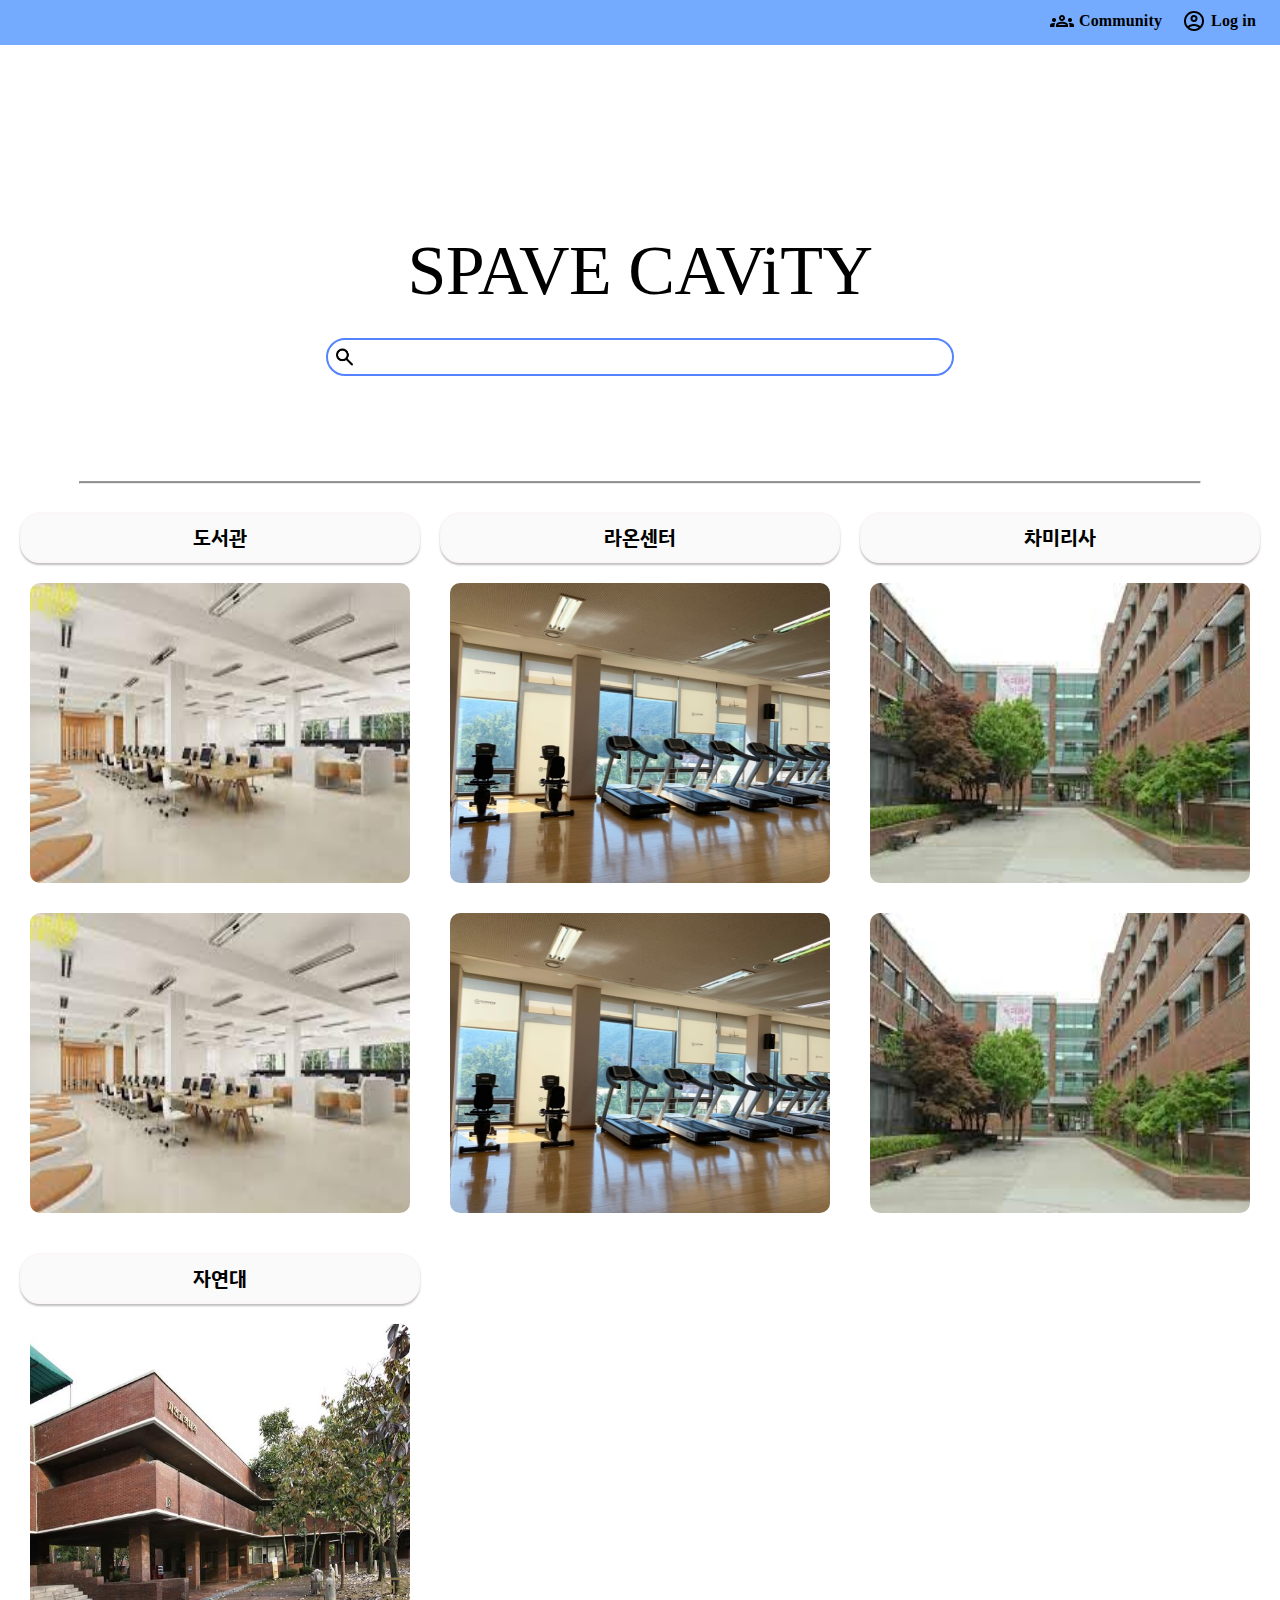
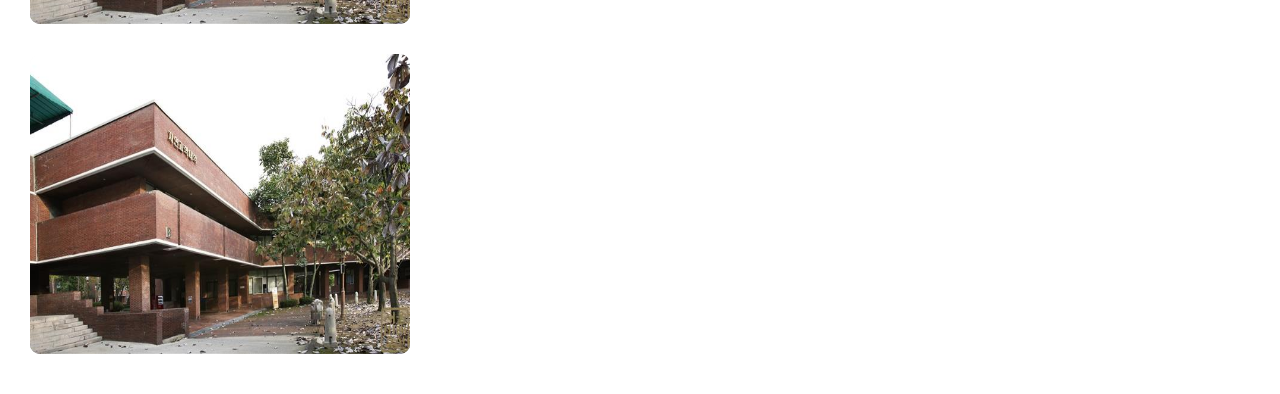
<file: hack/index.html>
<!-- 
덕성여자대학교 2023 해커톤_ 팀13_ 웹11_ 공강공간공장장 
공강 시간 활용 사이트_ 메인 페이지_ html  
-->



<!DOCTYPE html> 
<html lang="en">


<head>
    <meta charset="UTF-8">
    <meta http-equiv="X-UA-Compatible" content="IE=edge">
    <meta name="viewport" content="width=device-width, initial-scale=1.0">

    <!-- 사이트 제목  -->
    <title>우주공강</title>

    <!-- 폰트 적용 -->
    <link rel="preconnect" href="https://fonts.googleapis.com">
    <link rel="preconnect" href="https://fonts.gstatic.com" crossorigin>
    <link
        href="https://fonts.googleapis.com/css2?family=Black+Han+Sans&family=IBM+Plex+Sans+KR:wght@300&family=Oswald&display=swap"
        rel="stylesheet">
    <link rel="preconnect" href="https://fonts.googleapis.com">
    <link rel="preconnect" href="https://fonts.gstatic.com" crossorigin>
    <link
        href="https://fonts.googleapis.com/css2?family=Black+Han+Sans&family=IBM+Plex+Sans+KR:wght@300;400&family=Oswald&display=swap"
        rel="stylesheet">

    <!-- css 파일  -->
    <link rel="stylesheet" type="text/css" href="main.css">
</head>


<body>
    <header>
        <!-- 커뮤니티, 로그인/회원가입 버튼 -->
        <div class="header-icons">
            <a class="right-button" href="table.html" target="iframe1">
              <img src="media/groups.png" alt="커뮤니티">
              <span><strong>Community</strong></span>
            </a>
            
            <a class="right-button" href="login.html" target="iframe1">
              <img src="media/account_circle.png" alt="로그인/회원가입">
              <span><strong>Log in</strong></span>
            </a>
          </div>
    <br>

    </header>
    <!-- 중앙 타이틀 -->
    <h1>SPAVE CAViTY</h1>
    
    <br><br>

    <nav>
        <!-- 중앙 검색창 -->
        <div class="search">
            <input type="text" id="clickable-element">
            <img class="search_icon" src="media/돋보기_아이콘.png">
        </div>
    </nav>

<br><br><br><br>
<hr>

    <section>
        <!-- 카테고리 별 콘텐츠 -->
        <div class="grid-container">
            <div class="column">
                <div class="item text">도서관</div>
                <div class="item image">
                  <img src="media/library.jfif" alt="Image 1" class="image-effect">
                </div>
                <div class="item image">
                  <img src="media/library.jfif" alt="Image 1" class="image-effect">
                </div>
              </div>
              
            <div class="column">
              <div class="item text">라온센터</div>
              <div class="item image"><img src="media/laon.jpg" alt="Image 1"></div>
              <div class="item image"><img src="media/laon.jpg" alt="Image 1"></div>
              
            </div>
            <div class="column">
              <div class="item text">차미리사</div>
              <div class="item image"><img src="media/chamiri.jfif" alt="Image 1"></div>
              <div class="item image"><img src="media/chamiri.jfif" alt="Image 1"></div>

            </div>
            <div class="column">
              <div class="item text">자연대</div>
              <div class="item image"><img src="media/jayeon.jpg" alt="Image 1"></div>
              <div class="item image"><img src="media/jayeon.jpg" alt="Image 1"></div>
           
            </div>
          </div>
    </section>

</body>

</html>
</file>
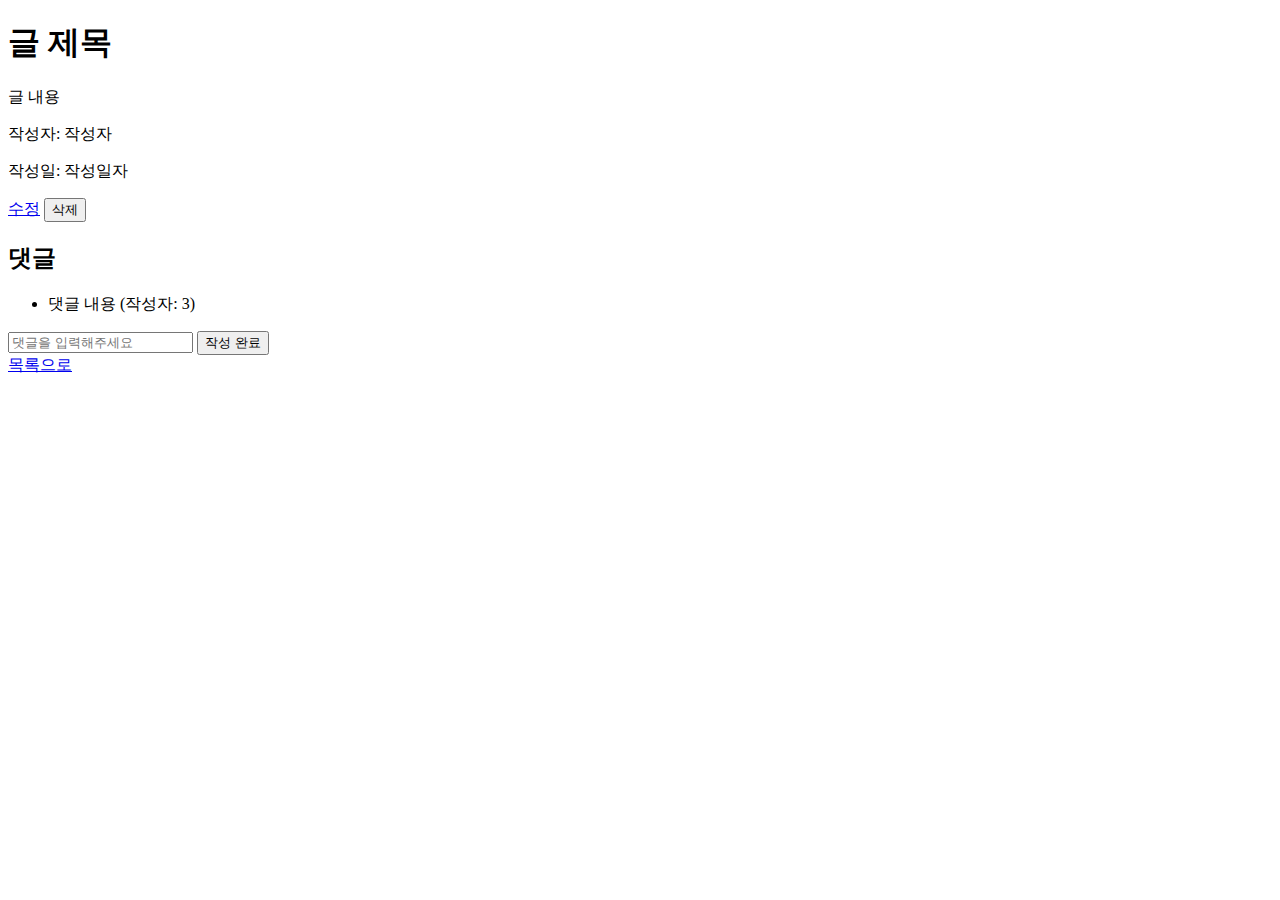
<file: hack/boardDetail.html>
<!DOCTYPE html>
<html lang="en">
<head>
    <meta charset="UTF-8">
    <meta http-equiv="X-UA-Compatible" content="IE=edge">
    <meta name="viewport" content="width=device-width, initial-scale=1.0">
    <title>게시글 상세보기</title>
</head>
<body>
    <h1 id="boardTitle"></h1>
    <p id="boardBody"></p>
    <p>작성자: <span id="boardWriter"></span></p>
    <p>작성일: <span id="boardDate"></span></p>
    <a href="#" id="updateLink">수정</a>
    <button id="deleteButton">삭제</button>

    <h2>댓글</h2>
    <ul id="commentList">
        <!-- 댓글 목록을 동적으로 생성 -->
    </ul>

    <form id="commentForm">
        <input type="hidden" id="writerId" value="3">
        <input type="text" id="commentBody" placeholder="댓글을 입력해주세요">
        <input type="submit" value="작성 완료">
    </form>
    <a href="/board">목록으로</a>

    <script>
        const board = {
            id: 1,
            title: '글 제목',
            body: '글 내용',
            writer: '작성자',
            insertDate: '작성일자'
        };

        const comments = [
            { body: '댓글 내용', writerId: 3, insertDate: '댓글 작성일자' },
            // ...
        ];

        const boardTitle = document.getElementById('boardTitle');
        const boardBody = document.getElementById('boardBody');
        const boardWriter = document.getElementById('boardWriter');
        const boardDate = document.getElementById('boardDate');
        const updateLink = document.getElementById('updateLink');
        const deleteButton = document.getElementById('deleteButton');
        const commentList = document.getElementById('commentList');
        const commentForm = document.getElementById('commentForm');
        const writerId = document.getElementById('writerId');
        const commentBody = document.getElementById('commentBody');

        boardTitle.textContent = board.title;
        boardBody.textContent = board.body;
        boardWriter.textContent = board.writer;
        boardDate.textContent = board.insertDate;

        updateLink.href = `/board/update/${board.id}`;
        deleteButton.addEventListener('click', () => {
            // 삭제 요청 보내는 로직
        });

        comments.forEach(comment => {
            const li = document.createElement('li');
            li.textContent = `${comment.body} (작성자: ${comment.writerId})`;
            commentList.appendChild(li);
        });

        commentForm.addEventListener('submit', event => {
            event.preventDefault();
            const newComment = {
                body: commentBody.value,
                writerId: writerId.value
            };
            // 새 댓글 추가 요청 보내는 로직
            const li = document.createElement('li');
            li.textContent = `${newComment.body} (작성자: ${newComment.writerId})`;
            commentList.appendChild(li);
            commentBody.value = '';
        });
    </script>
</body>
</html>
</file>
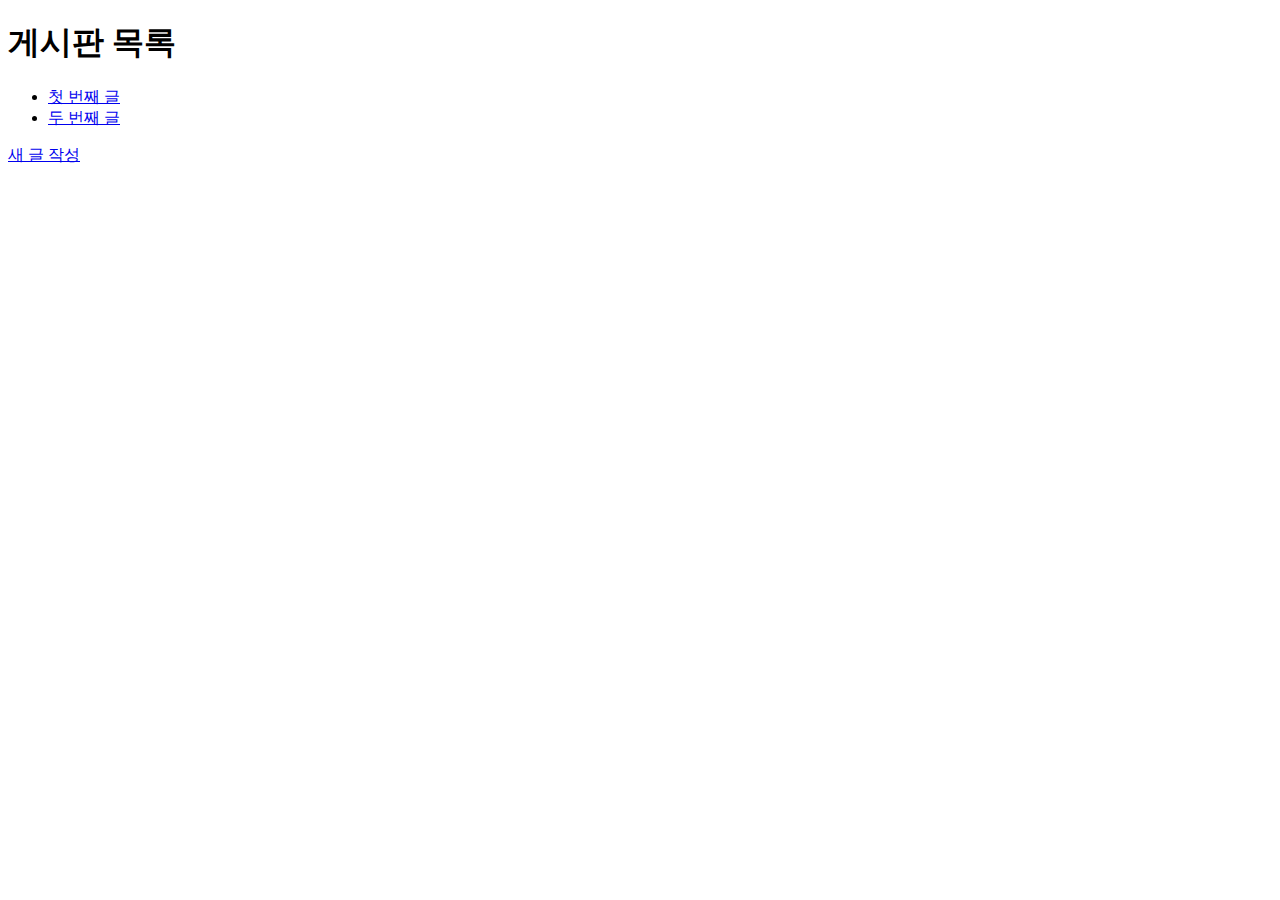
<file: hack/boardList.html>
<!DOCTYPE html>
<html lang="en">
<head>
    <meta charset="UTF-8">
    <meta http-equiv="X-UA-Compatible" content="IE=edge">
    <meta name="viewport" content="width=device-width, initial-scale=1.0">
    <title>게시판 목록</title>
</head>
<body>
    <h1>게시판 목록</h1>
    <ul id="boardList">
        <!-- 게시글 목록을 동적으로 생성 -->
    </ul>
    <a href="/board/create">새 글 작성</a>

    <script>
        // 서버로부터 게시글 목록을 받아와서 동적으로 생성
        const boardList = [
            { id: 1, title: '첫 번째 글' },
            { id: 2, title: '두 번째 글' },
            // ...
        ];

        const boardListElement = document.getElementById('boardList');
        boardList.forEach(board => {
            const li = document.createElement('li');
            const a = document.createElement('a');
            a.href = `/board/${board.id}`;
            a.textContent = board.title;
            li.appendChild(a);
            boardListElement.appendChild(li);
        });
    </script>
</body>
</html>
</file>
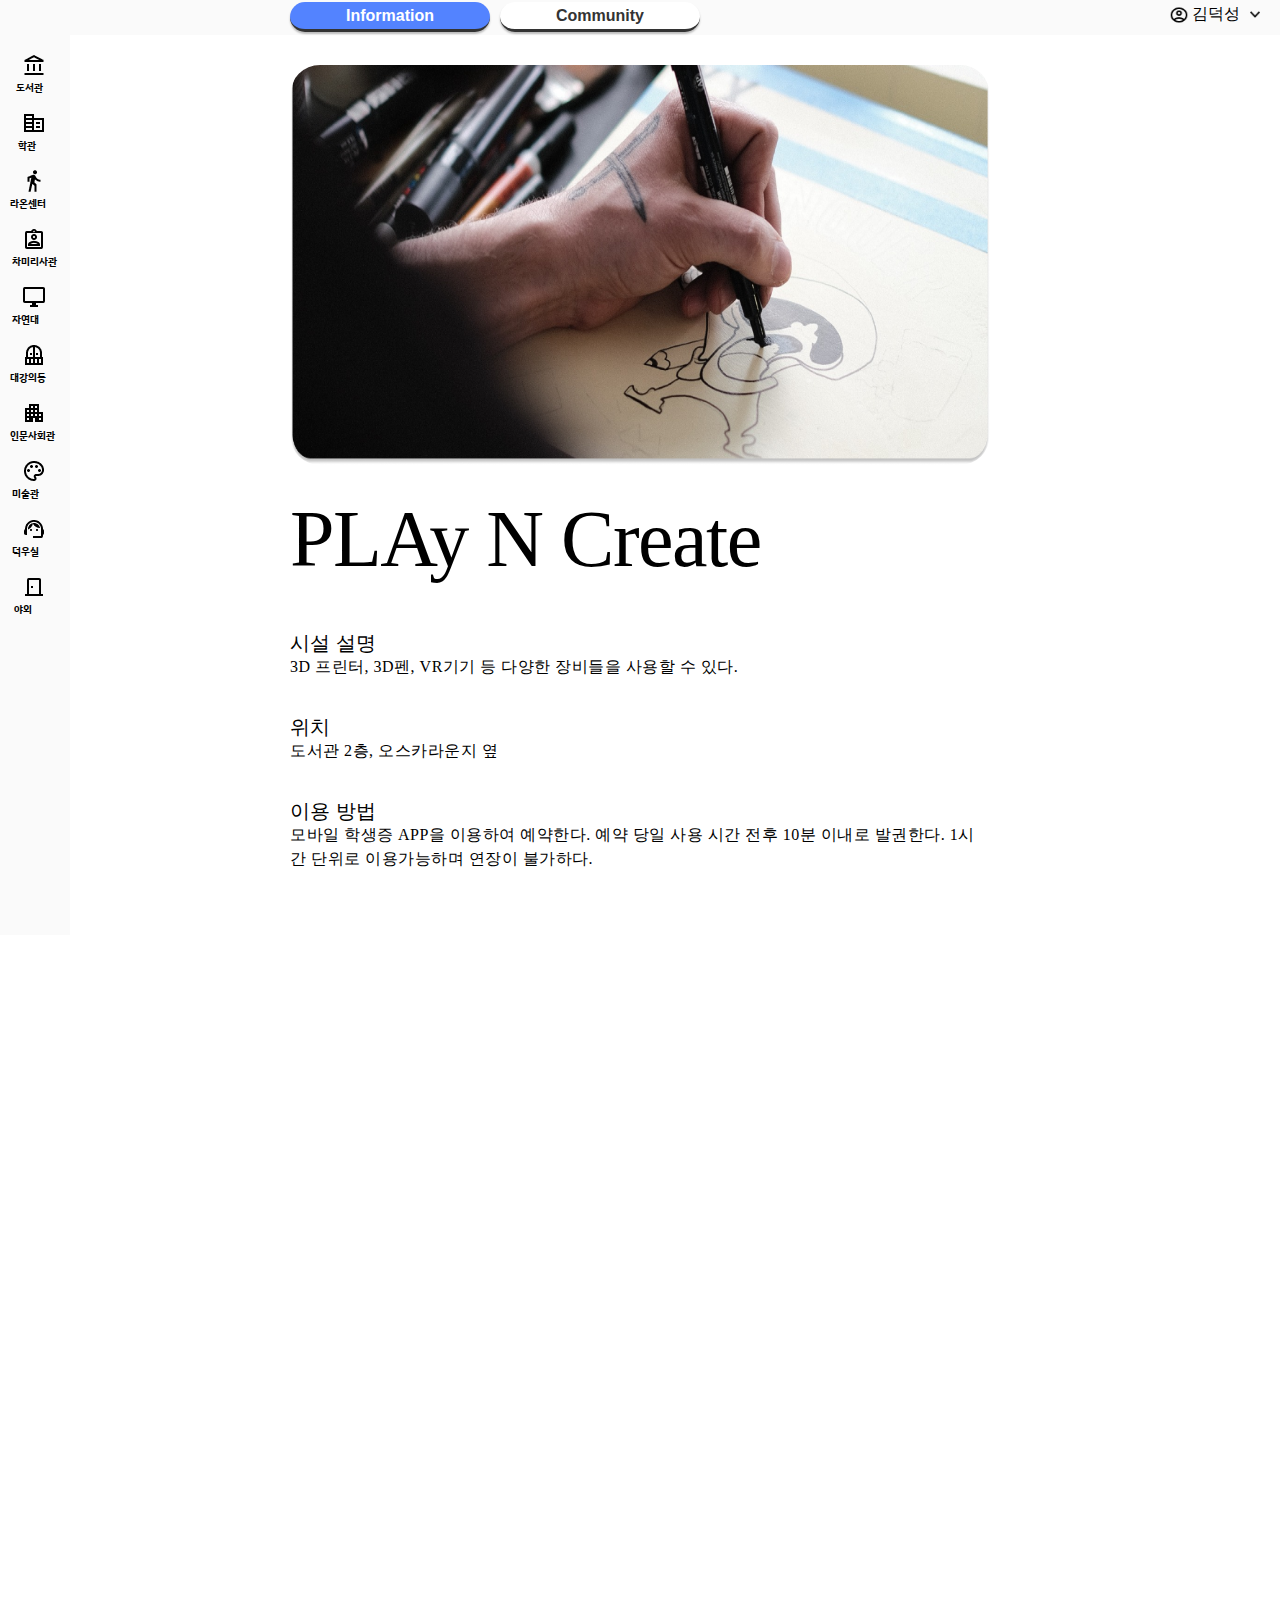
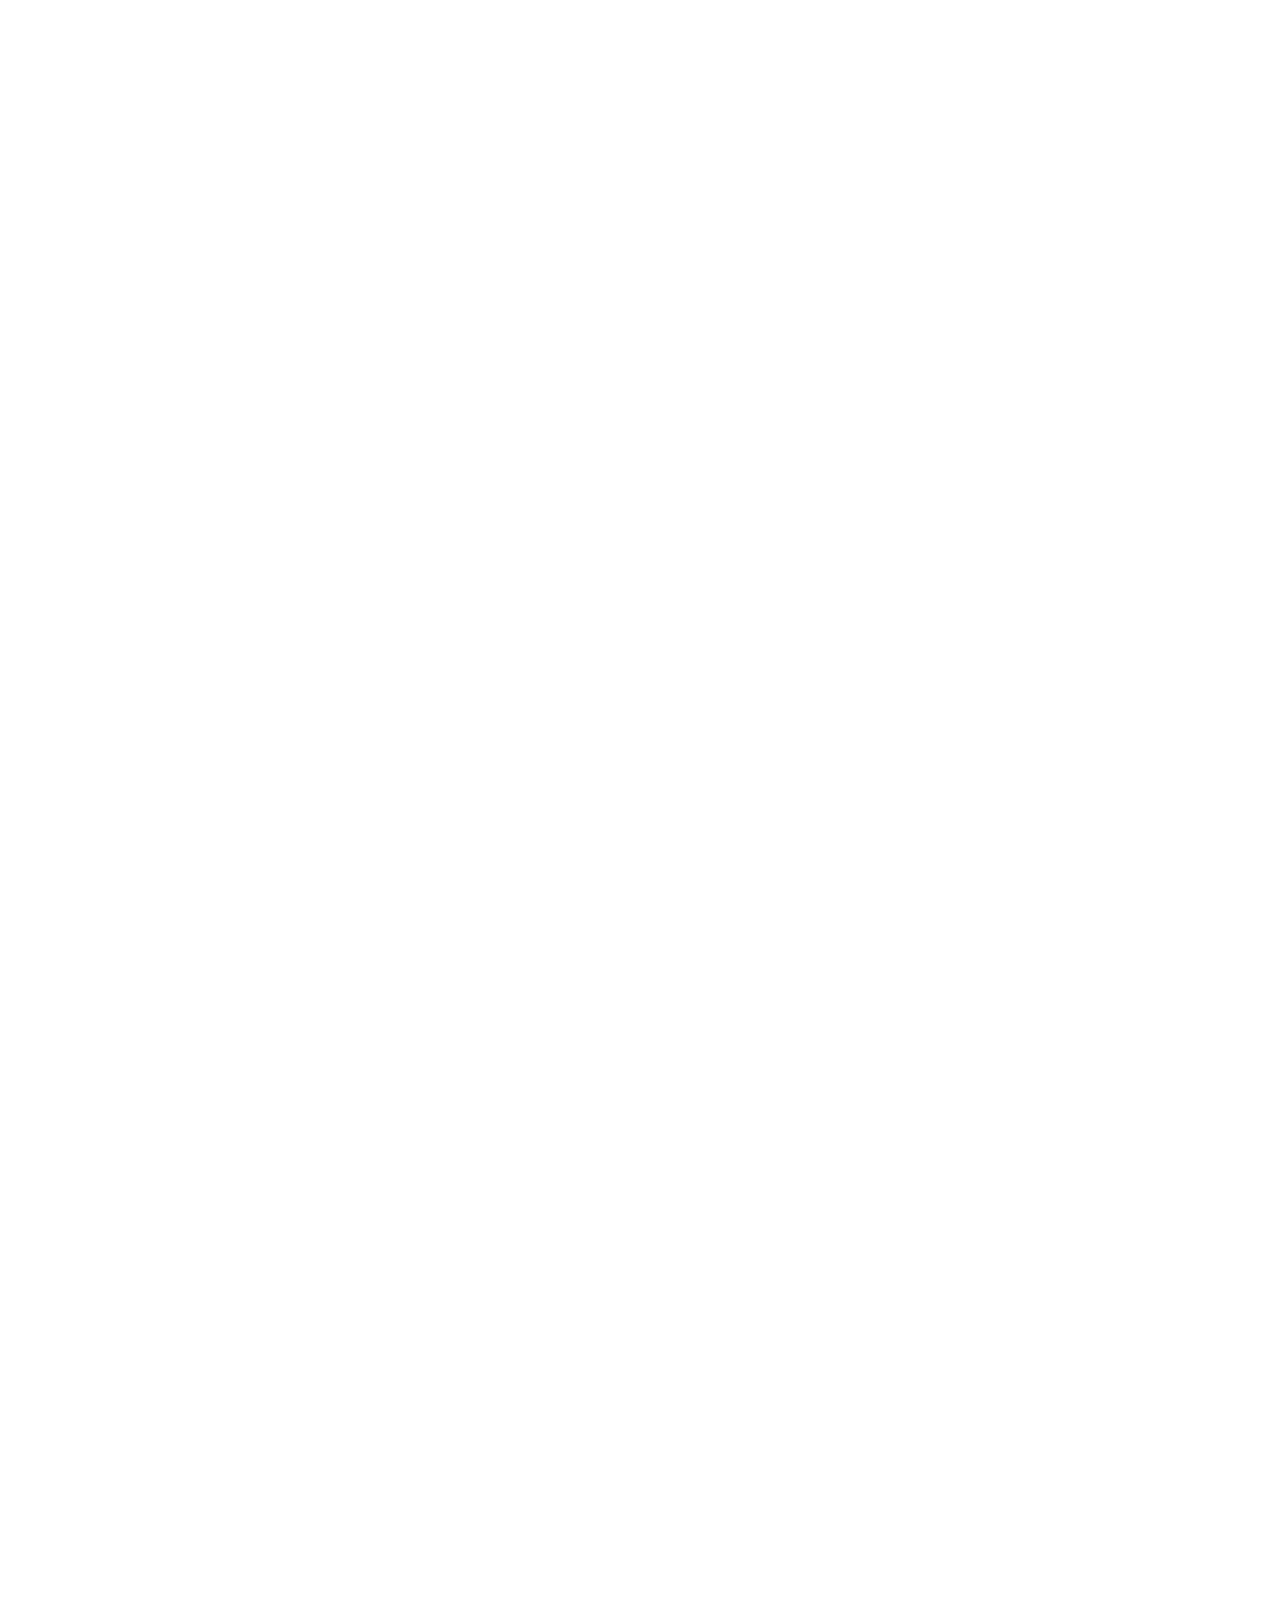
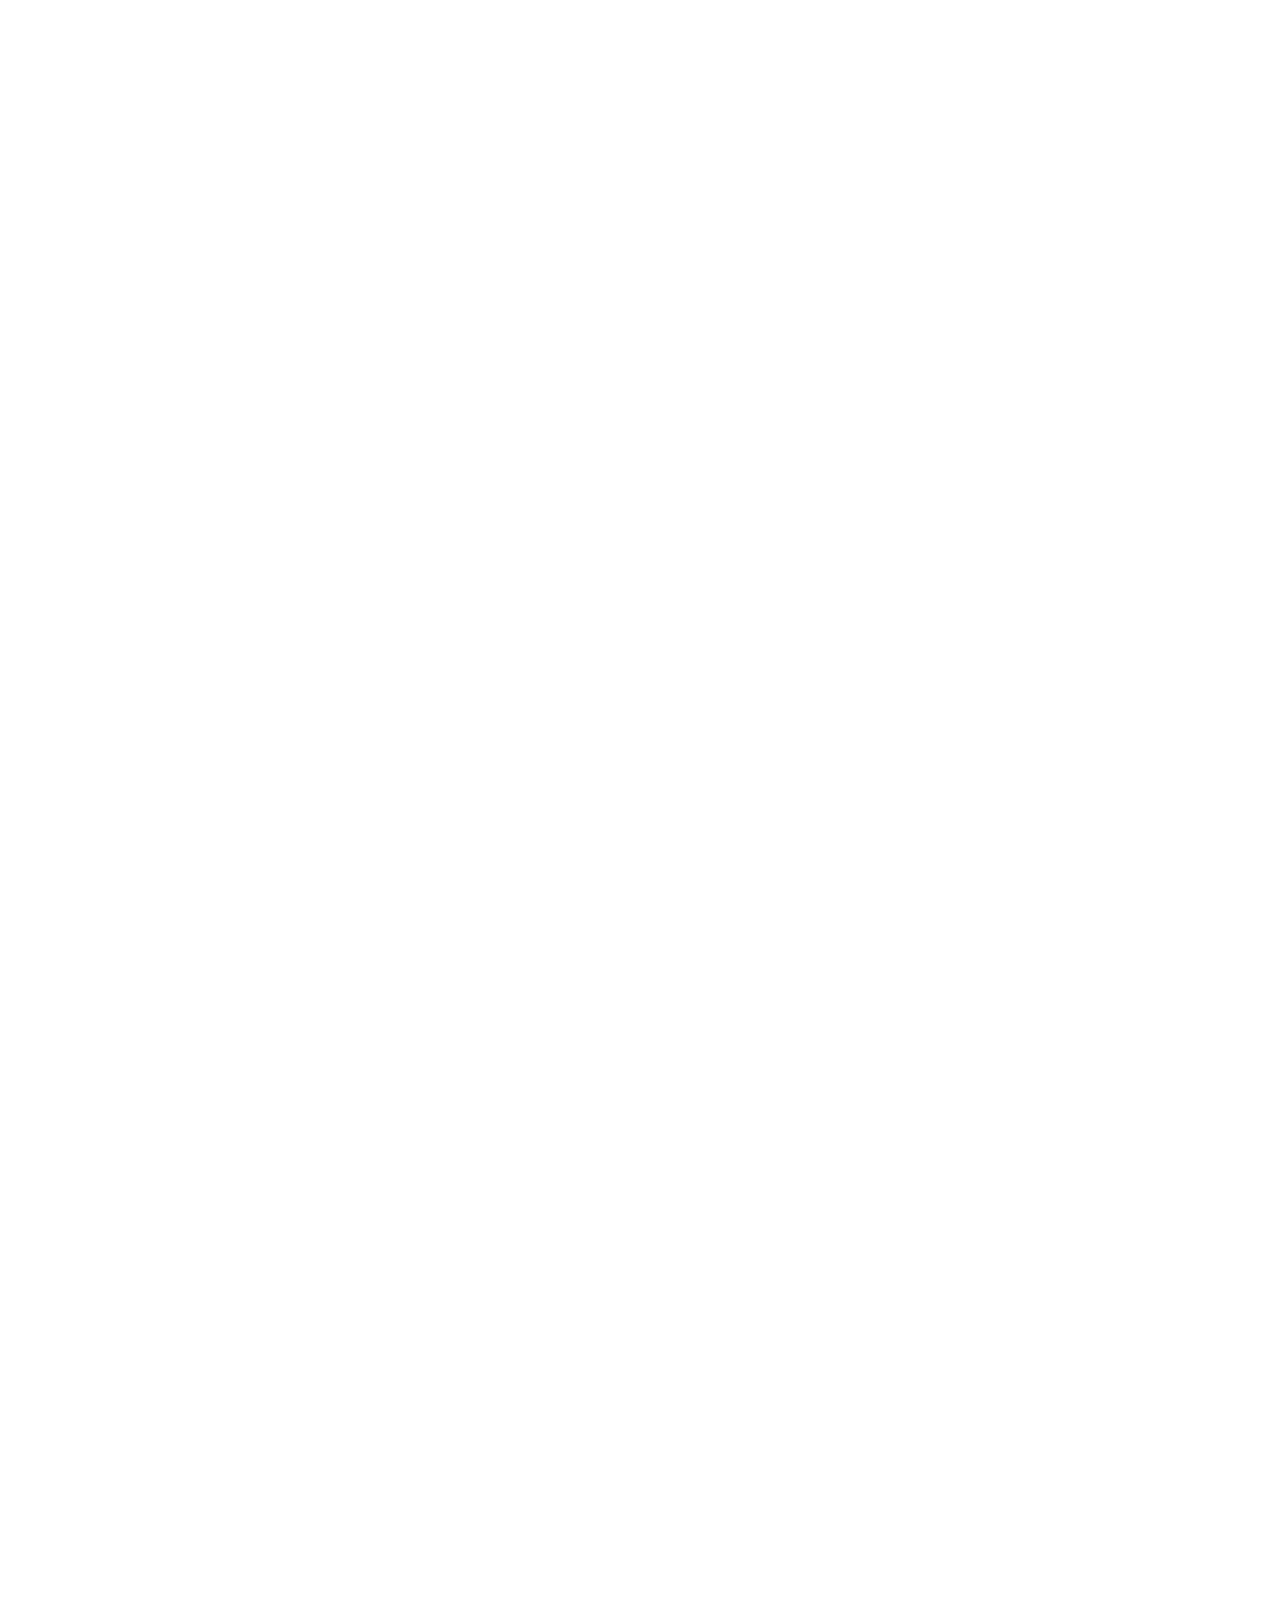
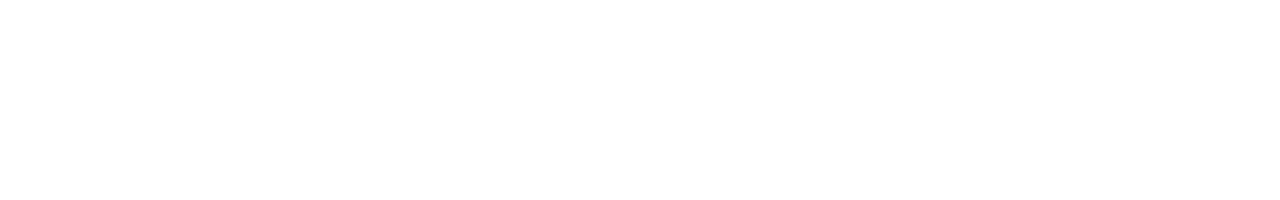
<file: hack/detail.html>
<!DOCTYPE html>
<html>

<head>
    <script>
        function fn_spread(id) {
            var getID = document.getElementById(id);
            getID.style.display = (getID.style.display == 'block') ? 'none' : 'block';
        }
        const items = document.querySelectorAll('.item');
        const infoBox = document.querySelector('.info');

        items.forEach(item => {
            item.addEventListener('click', () => {
                // 다른 정보 박스는 숨기기
                infoBox.style.display = 'none';

                // 클릭한 아이템의 아래에 있는 정보 박스 보이기
                infoBox.style.display = 'block';
                item.insertAdjacentElement('afterend', infoBox);
            });
        });
    </script>
    <meta charset="UTF-8">
    <meta http-equiv="X-UA-Compatible" content="IE=edge">
    <meta name="viewport" content="width=device-width, initial-scale=1.0">

    <!-- 사이트 제목  -->
    <title>우주공강</title>

    <!-- 폰트 적용 -->
    <link rel="preconnect" href="https://fonts.googleapis.com">
    <link rel="preconnect" href="https://fonts.gstatic.com" crossorigin>
    <link
        href="https://fonts.googleapis.com/css2?family=Black+Han+Sans&family=IBM+Plex+Sans+KR:wght@300&family=Oswald&display=swap"
        rel="stylesheet">
    <link rel="preconnect" href="https://fonts.googleapis.com">
    <link rel="preconnect" href="https://fonts.gstatic.com" crossorigin>
    <link
        href="https://fonts.googleapis.com/css2?family=Black+Han+Sans&family=IBM+Plex+Sans+KR:wght@300;400&family=Oswald&display=swap"
        rel="stylesheet">

    <!-- css 파일  -->
    <link rel="stylesheet" href="detail.css">
</head>

<body>
    <header>
        <!-- 상단 -->
        <div class="header-icons">
            <img lass="header-icons" src="media/Icon_우주공강.png" alt="Icon_우주공강">&nbsp;
            <span class="header-icons"><strong>SPACE CAViTY</strong></span>
        </div>


        <aside id="right" class="header-icons">
            <div class="user-profile">
                <img class="anonymous_icon" src="media/account_circle.png">
                <span class="user-name">김덕성</span>
                <img class="dropdown-icon" src="media/expand_more.png">
                <div class="dropdown-content">
                    <svg xmlns="http://www.w3.org/2000/svg" width="68" height="68" viewBox="0 0 68 68" fill="none" style="position: relative; top:8px; left: 8px;">
                        <g filter="url(#filter0_d_295_412)">
                          <circle cx="34" cy="32" r="32" fill="#D9D9D9"/>
                        </g>
                        <defs>
                          <filter id="filter0_d_295_412" x="0" y="0" width="68" height="68" filterUnits="userSpaceOnUse" color-interpolation-filters="sRGB">
                            <feFlood flood-opacity="0" result="BackgroundImageFix"/>
                            <feColorMatrix in="SourceAlpha" type="matrix" values="0 0 0 0 0 0 0 0 0 0 0 0 0 0 0 0 0 0 127 0" result="hardAlpha"/>
                            <feOffset dy="2"/>
                            <feGaussianBlur stdDeviation="1"/>
                            <feComposite in2="hardAlpha" operator="out"/>
                            <feColorMatrix type="matrix" values="0 0 0 0 0 0 0 0 0 0 0 0 0 0 0 0 0 0 0.25 0"/>
                            <feBlend mode="normal" in2="BackgroundImageFix" result="effect1_dropShadow_295_412"/>
                            <feBlend mode="normal" in="SourceGraphic" in2="effect1_dropShadow_295_412" result="shape"/>
                          </filter>
                        </defs>
                      </svg>
                      <span id="name">김덕성</span>
                      <span id="idname">@dukwoChego</span>
                    
                    <hr class="menu-list">
                    <ul class="menu-list">
                        <span class="menu-list">My Page</span>
                        <a><p class="menu-list">내가 쓴 글</p></a>
                    </ul>
                </div>
            </div>
        </aside>


    </header>
    </div>
    <!-- 분리선 -->
    <div class="v-line">
    </div>

    <aside id="left">
        <section class="side-bar__icon-box">
            <section class="side-bar__icon-1">
                <div></div>
                <div></div>
                <div></div>
            </section>
        </section>
        <ul id="side">
            <li id="location-list">
                <img class="icon" src="media/account_balance.png">
                <a class="ano" href="./computer.html" target="iframe1">&nbsp;&nbsp;&nbsp;도서관</a>
                <ul>
                    <li class="ano"><a href="#">덕성다움</a></li>
                    <li class="ano"><a href="#">PLAy N Create</a></li>
                    <li class="ano"><a href="#">수면실</a></li>
                    <li class="ano"><a href="#">오스카라운지</a></li>
                    <li class="ano"><a href="#">멀티미디어실</a></li>
                </ul>
            </li>
            <li id="location-list">
                <img class="icon" src="media/corporate_fare.png">
                <a class="ano" href="./clothing.html" target="iframe1">&nbsp;&nbsp;&nbsp;&nbsp;학관</a>
                <ul>
                    <li><a href="#">text1</a></li>
                    <li><a href="#">text2</a></li>
                    <li><a href="#">text3</a></li>
                    <li><a href="#">text4</a></li>
                </ul>
            </li>
            <li id="location-list">
                <img class="icon" src="media/directions_walk.png">
                <a class="ano" href="./music.html" target="iframe1" style="margin-left: -2px">&nbsp;&nbsp;&nbsp;라온센터</a>
                <ul>
                    <li><a href="#">text1</a></li>
                    <li><a href="#">text2</a></li>
                    <li><a href="#">text3</a></li>
                    <li><a href="#">text4</a></li>
                </ul>
            </li>
            <li id="location-list">
                <img class="icon" src="media/assignment_ind.png">
                <a class="ano" href="./movie.html" target="iframe1">&nbsp;차미리사관</a>
                <ul>
                    <li><a href="#">text1</a></li>
                    <li><a href="#">text2</a></li>
                    <li><a href="#">text3</a></li>
                    <li><a href="#">text4</a></li>
                </ul>
            </li>
            <li id="location-list">
                <img class="icon" src="media/desktop_windows.png">
                <a class="ano" href="./music.html" target="iframe1" style="margin-left: -2px">&nbsp;&nbsp;&nbsp;&nbsp;자연대</a>
                <ul>
                    <li><a href="#">text1</a></li>
                    <li><a href="#">text2</a></li>
                    <li><a href="#">text3</a></li>
                    <li><a href="#">text4</a></li>
                </ul>
            </li>
            <li id="location-list">
                <img class="icon" src="media/balcony.png">
                <a class="ano" href="./music.html" target="iframe1" style="margin-left: -2px">&nbsp;&nbsp;&nbsp;대강의동</a>
                <ul>
                    <li><a href="#">text1</a></li>
                    <li><a href="#">text2</a></li>
                    <li><a href="#">text3</a></li>
                    <li><a href="#">text4</a></li>
                </ul>
            </li>
            <li id="location-list">
                <img class="icon" src="media/apartment.png">
                <a class="ano" href="./music.html" target="iframe1" style="margin-left: -2px">&nbsp;&nbsp;&nbsp;인문사회관</a>
                <ul>
                    <li><a href="#">text1</a></li>
                    <li><a href="#">text2</a></li>
                    <li><a href="#">text3</a></li>
                    <li><a href="#">text4</a></li>
                </ul>
            </li>

            <li id="location-list">
                <img class="icon" src="media/palette.png">
                <a class="ano" href="./music.html" target="iframe1" style="margin-left: -2px">&nbsp;&nbsp;&nbsp;&nbsp;미술관</a>
                <ul>
                    <li><a href="#">text1</a></li>
                    <li><a href="#">text2</a></li>
                    <li><a href="#">text3</a></li>
                    <li><a href="#">text4</a></li>
                </ul>
            </li>

            <li id="location-list">
                <img class="icon" src="media/support_agent.png">
                <a class="ano" href="./music.html" target="iframe1" style="margin-left: -2px">&nbsp;&nbsp;&nbsp;&nbsp;덕우실</a>
                <ul>
                    <li><a href="#">text1</a></li>
                    <li><a href="#">text2</a></li>
                    <li><a href="#">text3</a></li>
                    <li><a href="#">text4</a></li>
                </ul>
            </li>

            <li id="location-list">
                <img class="icon" src="media/door_back.png">
                <a class="ano" href="./music.html" target="iframe1" style="margin-left: -2px">&nbsp;&nbsp;&nbsp;&nbsp;&nbsp;야외</a>
                <ul>
                    <li><a href="#">text1</a></li>
                    <li><a href="#">text2</a></li>
                    <li><a href="#">text3</a></li>
                    <li><a href="#">text4</a></li>
                </ul>
            </li>


        </ul>
    </aside>

    <!-- 상단 바 -->
    <nav>
        <div class="tabs">
            <input id="all" type="radio" name="tab_item" checked>
            <label class="tab_item" for="all"><span>Information</span></label>
            <input id="programming" type="radio" name="tab_item">
            <label class="tab_item" for="programming"><span>Community</span></label>            
            <div class="tab_content" id="all_content">
                <img class="icons" src="media/Info_Image.png">
                <br>
                <h1 class="title">PLAy N Create</h1>
                <br><br>
                <h3 class="title">시설 설명</h3>
                <p class="title">3D 프린터, 3D펜, VR기기 등 다양한 장비들을 사용할 수 있다.</p>

                <br><br>

                <h3 class="title">위치</h3>
                <p class="title">도서관 2층, 오스카라운지 옆</p>

                <br><br>

                <h3 class="title">이용 방법</h3>
                <p class="title">모바일 학생증 APP을 이용하여 예약한다.
                    예약 당일 사용 시간 전후 10분 이내로 발권한다.
                    1시간 단위로 이용가능하며 연장이 불가하다.</p>
            </div>
            <div class="tab_content" id="programming_content">
                <img class="icons" src="x.svg">
            </div>

    </nav>




</body>

</html>
</file>
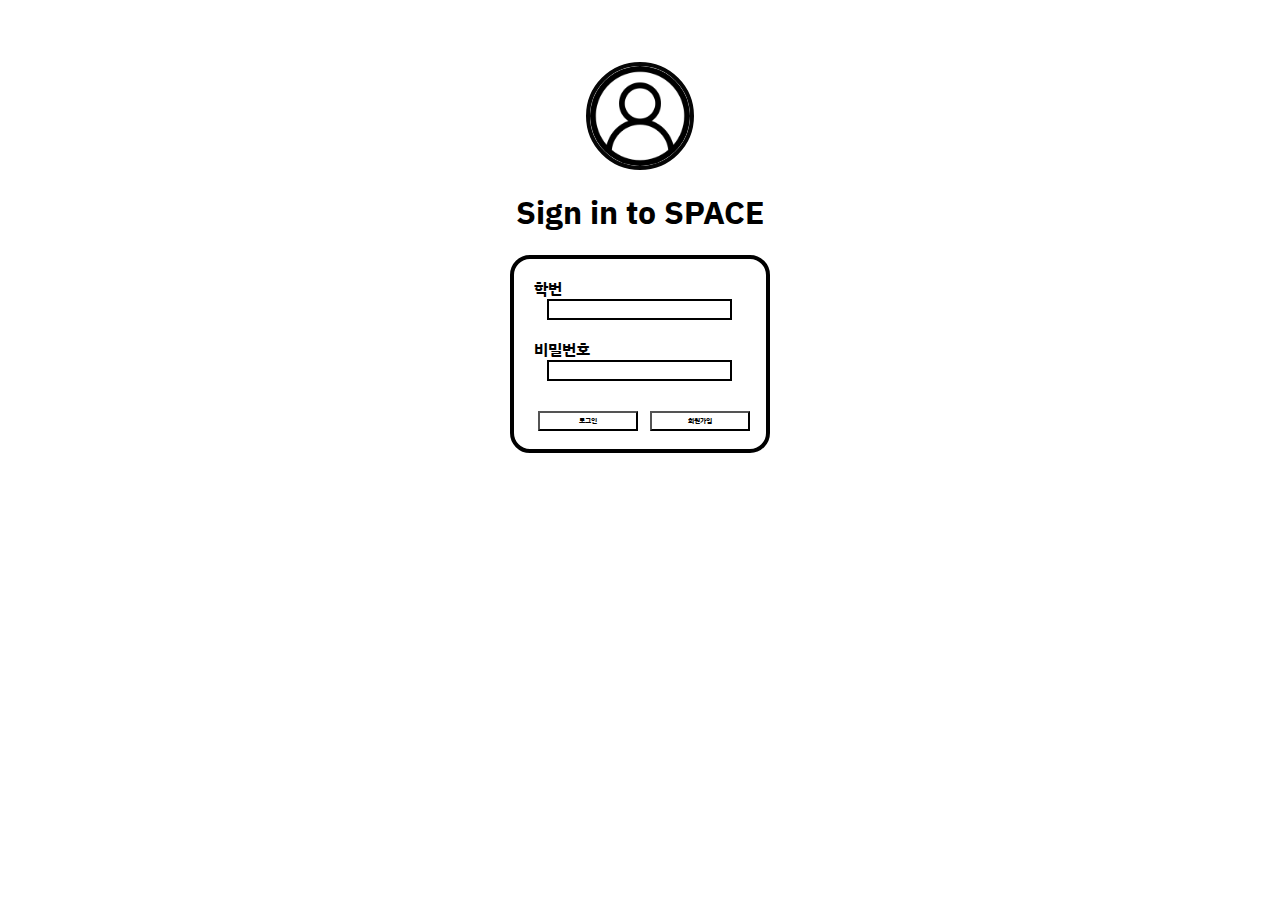
<file: hack/login.html>
<!DOCTYPE html>
<html lang="en">
    <head>
        <meta charset="UTF-8">
        <meta http-equiv="X-UA-Compatible" content="IE=edge">
        <meta name="viewport" content="width=device-width, initial-scale=1.0">
    
        <!-- 사이트 제목  -->
        <title>덕성여대 공강사이트</title>
    
        <!-- 폰트 적용 -->
        <link rel="preconnect" href="https://fonts.googleapis.com">
        <link rel="preconnect" href="https://fonts.gstatic.com" crossorigin>
        <link
            href="https://fonts.googleapis.com/css2?family=Black+Han+Sans&family=IBM+Plex+Sans+KR:wght@300&family=Oswald&display=swap"
            rel="stylesheet">
        <link rel="preconnect" href="https://fonts.googleapis.com">
        <link rel="preconnect" href="https://fonts.gstatic.com" crossorigin>
        <link
            href="https://fonts.googleapis.com/css2?family=Black+Han+Sans&family=IBM+Plex+Sans+KR:wght@300;400&family=Oswald&display=swap"
            rel="stylesheet">
    
        <!-- css 파일  -->
        <link rel="stylesheet" type="text/css" href="table.css">
    </head>
<body>
    <header>
        <!-- 커뮤니티, 로그인/회원가입 버튼 -->
        
        <br><br><br>

        <div>
            <img class="anonymous_icon" src="media/익명_아이콘.png">
        </div>
        
    </header>
    <h1>Sign in to SPACE</h1>

    <div class = border1>
        <br>
        <span class="anony">학번</span>
        <div class="search">
            <input type="text">
        </div><br>
        <span class="anony">비밀번호</span>

        <div class="search">
            <input type="text">
        </div>
        <br>
    
        <!-- 로그인 회원가입 버튼  -->
        <div style="text-align: center;">
            <input class="kategorie" type="button" value="로그인">
            <input class="kategorie" type="button" value="회원가입">
        </div>
        <br>
    </div>
</body>
</html>
</file>
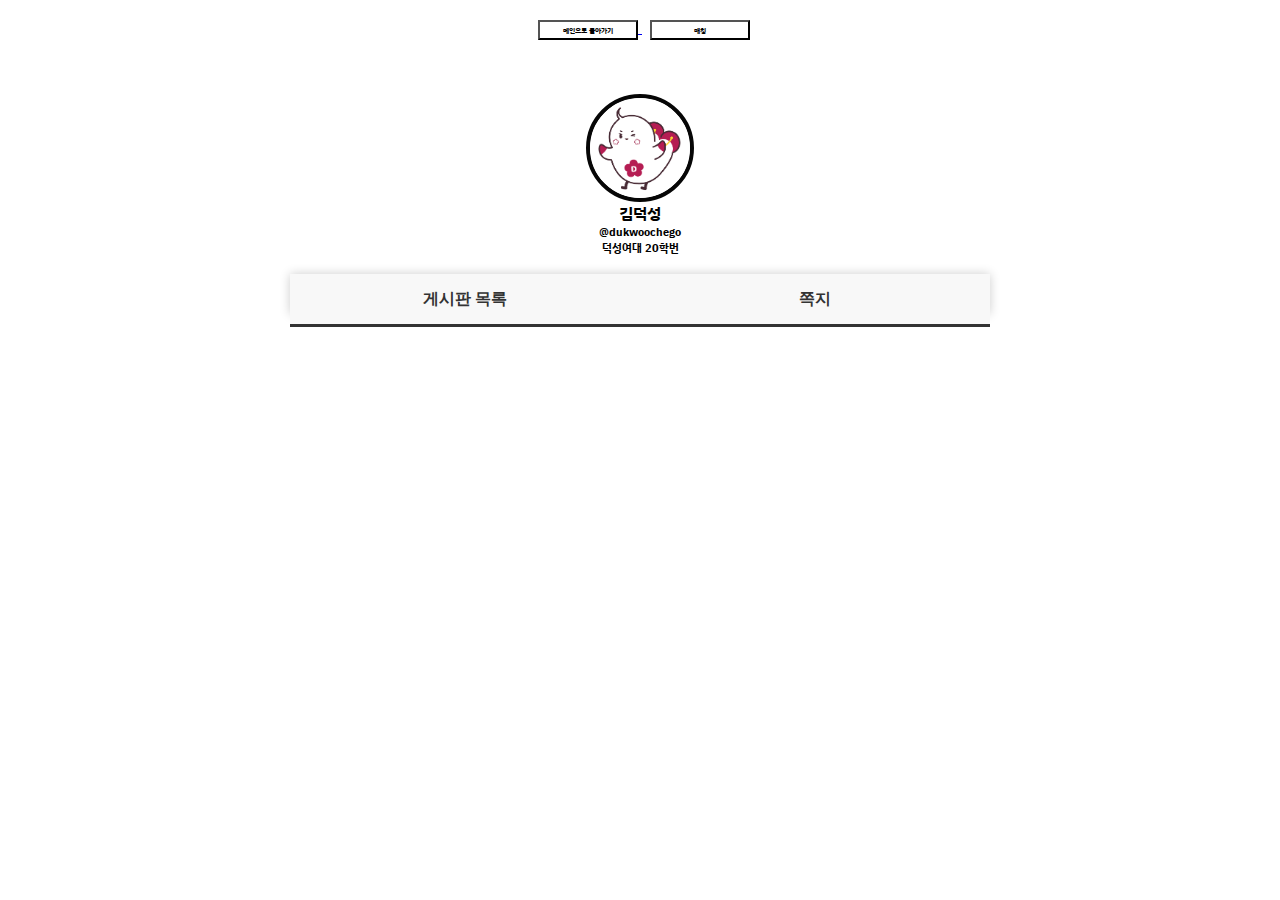
<file: hack/table.html>
<!DOCTYPE html>
<html lang="ko">
<head>
    <meta charset="UTF-8">
    <meta http-equiv="X-UA-Compatible" content="IE=edge">
    <meta name="viewport" content="width=device-width, initial-scale=1.0">

    <!-- 사이트 제목  -->
    <title>덕성여대 공강시간표</title>

    <!-- 폰트 적용 -->
    <link rel="preconnect" href="https://fonts.googleapis.com">
    <link rel="preconnect" href="https://fonts.gstatic.com" crossorigin>
    <link href="https://fonts.googleapis.com/css2?family=Black+Han+Sans&family=IBM+Plex+Sans+KR:wght@300&family=Oswald&display=swap" rel="stylesheet">
    <link rel="preconnect" href="https://fonts.googleapis.com">
    <link rel="preconnect" href="https://fonts.gstatic.com" crossorigin>
    <link href="https://fonts.googleapis.com/css2?family=Black+Han+Sans&family=IBM+Plex+Sans+KR:wght@300;400&family=Oswald&display=swap" rel="stylesheet">
    <style>
        table {
          width: 100%;
          border: 1px solid #444444;
          border-collapse: collapse;
        }
        th, td {
          border: 1px solid #444444;
        }
    </style>
    <link rel="stylesheet" type="text/css" href="table.css">
</head>
<body>
    <header>
        <!-- 커뮤니티, 로그인/회원가입 버튼 -->
        <div class="header-icons">
            <div style="text-align: center;">
                <a href="index.html" target="iframe1">
                    <input class="kategorie" type="button" value="메인으로 돌아가기" >
                </a>
                <a href="match.html" target="iframe1">
                    <input class="kategorie" type="button" value="매칭">
                </a>
            </div>
        </div>
        
        <br><br><br>
      
        <div>
            <img class="anonymous_icon" src="media/ds.png">
        </div>
        <span class="anonymous_text">김덕성</span>
        <h6 class="anonymous_text1">@dukwoochego</h6>
        <h6 class="anonymous_text1">덕성여대 20학번</h6>
    </header>

    <br>
    <!-- 카테고리 버튼  -->
    <div class="tabs"> 
        <input id="programming" type="radio" name="tab_item">
        <label class="tab_item" for="programming">게시판 목록</label>
        <input id="design" type="radio" name="tab_item">
        <label class="tab_item" for="design">쪽지</label>
        
        <div class="tab_content" id="programming_content">
            <h1>게시판 목록</h1>
            <ul id="boardList">
                <!-- 게시글 목록을 동적으로 생성 -->
            </ul>
            <a href="/board/create">새 글 작성</a>
        </div>
        <div class="tab_content" id="design_content">
            Thanks a lot
        </div>
    </div>
    
    <script>
        // 서버로부터 게시글 목록을 받아와서 동적으로 생성
        const boardList = [
            { id: 1, title: '첫 번째 글' },
            { id: 2, title: '두 번째 글' },
            // ...
        ];

        const boardListElement = document.getElementById('boardList');
        boardList.forEach(board => {
            const li = document.createElement('li');
            const a = document.createElement('a');
            a.href = `/board/${board.id}`;
            a.textContent = board.title;
            li.appendChild(a);
            boardListElement.appendChild(li);
        });
    </script>
</body>
</html>
</file>
<file: hack/main.css>
/* 
덕성여자대학교 2023 해커톤_ 팀13_ 웹11_ 공강공간공장장 
공강 시간 활용 사이트_ 메인 페이지_ css  
*/

body {
  margin: 0px;
}

/* 중앙 타이틀  */
h1 {
  color: #000;
  text-align: center;
  font-feature-settings: 'clig' off, 'liga' off;

  /* _H2_Noto Sans KR_Light_60px */
  font-family: Noto Sans KR;
  font-size: 70px;
  font-style: normal;
  font-weight: 300;
  line-height: 72px;
  /* 120% */
  letter-spacing: -0.5px;
  margin-top: 190px;
  margin-bottom: 20px;
  position: relative;
}


/* 중앙 검색창 */
.search {
  display: flex;
  justify-content: center;
  align-items: center;
  width: 100%;
  max-width: 628px;
  margin: 0 auto;
  position: relative;
  top: -25px;
}

input[type=text] {
  text-align: center;
  width: 100%;
  height: 32px;
  font-size: 15px;
  padding-left: 30px;
  border-radius: 24px;
  border: 2px solid var(--primary-primary-normal, #5383FF);
  background: #FFF;
}

.search_icon {
  width: 17px;
  position: absolute;
  left: 10px;
  top: 50%;
  transform: translateY(-50%);
}

input[type=text]:focus {
  border: 2px solid #74ABFF;
}



/* 카테고리 버튼 */
.kategorie {
  width: 100px;
  height: 32px;
  flex-shrink: 0;
  font-size: 15px;
  border: 0px solid black;
  border-radius: 16px;
  background: var(--grayscale-f-0, #F0F0F0);
  background-color: transparent;
  margin-left: 8px;
  margin-top: -10px;


  color: #000;
  text-align: center;
  font-feature-settings: 'clig' off, 'liga' off;
  background: #F0F0F0;

  /* _Body 2_Noto Sans KR_Regular_14px */
  font-family: Noto Sans KR;
  font-size: 14px;
  font-style: normal;
  font-weight: 400;
  line-height: 20px;
  /* 142.857% */
  letter-spacing: 0.25px;

  width: 100px;
  height: 32px;
  flex-shrink: 0;
}

.kategorie:hover {
  background-color: #74ABFF;
}




/* 커뮤니티, 로그인/회원가입 버튼 */

.header-icons {
  display: flex;
  align-items: center;
  justify-content: space-between;
  gap: 20px;
  /* 아이콘과 텍스트 사이의 간격 */
  top: 9px;
}

.right-button {
  text-decoration: none;
  display: flex;
  align-items: center;
  gap: 5px;
  /* 아이콘과 텍스트 사이의 간격 */
}

.right-button img {
  max-width: 40px;
  /* 이미지 최대 너비 */
}


img.right-button {
  width: 24px;
  height: 24px;
}

a.right-button {
  text-decoration: none;
  color: #000;
  font-feature-settings: 'clig' off, 'liga' off;

  /* _Subtitle 1_Noto Sans KR_Regular_16px */
  font-family: Noto Sans KR;
  font-size: 16px;
  font-style: normal;
  font-weight: 400;
  line-height: 24px;
  /* 150% */
  letter-spacing: 0.15px;
}

.header-icons {
  display: flex;
  justify-content: flex-end;
  align-items: center;
  position: relative;
  right: 24px;
}

.icon-text {
  display: flex;
  align-items: center;
  margin-left: 16px;
}

.community_icon {
  display: flex;
  margin-top: 0px;
  margin-right: -8px;
  width: 21.8px;
  height: 21.8px;
}

.community_button {
  background-color: #fff;
  color: #333;
}

header {
  position: relative;
  width: 100%;
  height: 45px;
  background-color: #74ABFF;
}

.anonymous_icon {
  display: flex;
  position: relative;
  margin-top: 0px;
  width: 18px;
  height: 18px;

}

.community_text {
  margin-left: 10px;
  margin-right: 14px;
  font-family: 'IBM Plex Sans KR', sans-serif;
  font-weight: bold;
}

.anonymous_text {
  margin-left: 4px;
  font-family: 'IBM Plex Sans KR', sans-serif;
  font-weight: bold;
}


.image {
  grid-column: span 1;
}

@media (min-width: 768px) {
  .grid-container {
    grid-template-columns: repeat(auto-fit, minmax(350px, 1fr));
  }

  .text,
  .image {
    grid-column: span 1;
  }
}

.anonymous_icon {
  display: flex;
  justify-content: center;
  align-items: center;
  width: 100%;
  max-width: 500px;
  margin: 0 auto;
  position: relative;
  width: 100px;
  height: 100px;
  border: 4px solid #060606;
  /* 테두리 스타일과 색상 지정 */
  border-radius: 50%;
  /* 원형 테두리를 위한 속성 */
}


/* 카테고리 별 콘텐츠 */

.grid-container {
  display: grid;
  grid-template-columns: repeat(auto-fit, minmax(250px, 1fr));
  gap: 20px;
  padding: 20px;
  font-family: 'IBM Plex Sans KR', sans-serif;
  font-weight: bold;
  font-size: 20px;
}

.column {
  display: flex;
  flex-direction: column;
}

.item {
  padding: 10px;
  margin-bottom: 10px;

  
}

.text {
  grid-column: span 1;
  display: flex;
  align-items: center;
  justify-content: center;
  border: 2px solid black;
  border: 2px solid rgb(252, 247, 247);
  background-color: #FAFAFA;
  border-radius: 15px;
  box-shadow: 0px 2px 2px 0px rgba(0, 0, 0, 0.25);

  border-radius: 20px;
background: var(--grayscale-fa, #FAFAFA);
}

.image {
  grid-column: span 1;
  
}

@media (min-width: 768px) {
  .grid-container {
    grid-template-columns: repeat(auto-fit, minmax(350px, 1fr));
  }

  .text,
  .image {
    grid-column: span 1;
  }
}

/* 이미지 크기 설정 */
.item.image img {

  height: 300px;
  display: flex;
  justify-content: center;
  align-items: center;
  width: 100%;
  max-width: 500px;
  margin: 0 auto;
  position: relative;

  border-radius: 10px;
background: linear-gradient(360deg, rgba(0, 0, 0, 0.50) 0%, rgba(0, 0, 0, 0.00) 100%);

}

/* 수평선 */
hr {
  width: 1120px;
height: 1px;
background: #8C8C8C;
}
</file>
<file: hack/detail.css>
/*  모든 요소들은 default 마진, 패딩 제거 */
* {
  margin: 0;
  padding: 0;
}

/* 상단  */
header {
  position: fixed;
  position: relative;
  width: 100%;
  height: 35px;
  background: var(--grayscale-fa, #FAFAFA);
}

/* 화면에 너무 붙어 있어서...  */
body {
  padding: 0px;
  margin: 0px;
}

/* header 영역  */
header a {
  text-decoration: none;
  color: #333333;
}


/* 왼쪽 사이드 메뉴 */
aside#left {
  float: left;
  margin-right: 1em;
  width: 70px;
  height: 100%;
  flex-shrink: 0;
  background: var(--grayscale-fa, #FAFAFA);
  margin: 0;
}

ul#side {
  position: relative;
  top: 10px;
  left: 4px;
}

aside#left ul {
  list-style: none
}

#left li {
  width: 100px;
  align-content: center;
  padding: 8px 2px;
}

aside#left ul li a {
  color: black;
  text-decoration: none;

}
#location-list {
  width: 60px;
}

#location-list:hover {
  background-color: rgb(222, 222, 222);
  border-radius: 10px;
}

aside#right {
  float: right;
  width: 100px;
}

aside#main {
  float: left;
}

/* 2차 이상의 메뉴를 숨기기 */
#left>ul ul {
  display: none;
  position: fixed;
}

/* 사이트의 높이를 5000px로 만들어 스크롤 생성 */
body {
  height: 5000px;
}

/* 사이드바의 너비와 높이를 변수를 통해 통제 */
:root {
  --side-bar-width: 250px;
  --side-bar-height: 90vh;
}

#left {
  position: fixed;
  /* 스크롤을 따라오도록 지정 */
  width: var(--side-bar-width);
  min-height: var(--side-bar-height);
  /* 사이드바의 높이를 전체 화면 높이의 90%로 지정 */
  margin-top: calc((100vh - var(--side-bar-height)) / 2);
  /* 사이드바 위와 아래의 마진을 동일하게 지정 */
}

/* 자식의 position이 absolute일 때 자식을 영역 안에 가두어 준다 */
#left>ul>li {
  position: relative;
  width: 60px;
}

/* 모든 메뉴가 마우스 인식 시 반응 */
#left ul>li:hover>a {
  background-color: rgb(222, 222, 222);
  border-bottom: 1px solid rgb(222, 222, 222);
  border-radius: 29.5px;
background: var(--grayscale-d-9, #D9D9D9);
}

/* 1차 메뉴의 항목이 마우스 인식 시에 2차 메뉴 등장 */
#left>ul>li:hover>ul {
  display: block;
  position: absolute;

  top: 0;
  /* 2차 메뉴의 상단을 1차 메뉴의 상단에 고정 */
  left: 100%;
  /* 2차 메뉴를 1차 메뉴의 너비만큼 이동 */

  /* 1차 메뉴의 너비를 상속 */

  background-color: #007bff;
  
  width: 270px;
height: 1024px;
flex-shrink: 0;;
background: var(--grayscale-fa, #FAFAFA);
box-shadow: 0px 4px 4px 0px rgba(0, 0, 0, 0.25);

}





#side {
  position: absolute;
  left: -15px;
  top: -23px;
}

li.ano {
  color: #000;
font-feature-settings: 'clig' off, 'liga' off;

/* _Subtitle 3_Noto Sans KR_DemiLight14px */
font-family: Noto Sans KR;
font-size: 14px;
font-style: normal;
font-weight: 370;
line-height: 24px; /* 171.429% */
letter-spacing: 0.1px;
}


/* 가운데 본문 영역 */
section#main {
  float: left;
}



img.icon {
  width: 24px;
height: 24px;
flex-shrink: 0;
}

.icon {
  display: flex;
  max-width: 500px;
  margin-left: 1em;
  position: relative;
  width: 15px;
}

.icon1 {
  display: flex;
  max-width: 500px;
  margin-left: 1em;
  position: relative;
  width: 10px;
}

img.icons {
  display: flex;

  margin: 0 auto;


  width: 700px;
height: 400px;
flex-shrink: 0;

border-radius: 30px;
background: url(<path-to-image>), lightgray 50% / cover no-repeat, #5383FF;

}

/* Reset some default button styles */
button {
  border: none;
  background: none;
  padding: 0;
  cursor: pointer;
}

.image-text-button {
  display: flex;
  align-items: center;
  background-color: transparent;
  /* 투명한 배경색 */
  color: #007bff;
  /* 버튼 텍스트 색상 */
  border: none;
  border-radius: 5px;
  padding: 5px 10px;
  /* 버튼 패딩 조정 */
}


.image-text-button img {
  max-width: 16px;
  /* 이미지 크기 조정 */
  margin-right: 5px;
  /* 이미지와 텍스트 간격 조정 */
}

.image-text-button span {
  font-size: 12px;
  /* 텍스트 크기 조정 */
}




.ano {
  margin-left: 4px;
  font-family: 'IBM Plex Sans KR', sans-serif;
  font-weight: bold;
  font-size: 10px;

}

.ano1 {
  font-family: 'IBM Plex Sans KR', sans-serif;
}

.anonymous_icon {
  display: flex;
  margin-top: 0px;
  width: 18px;
  height: 18px;
  position: relative;
  top: 2px;
  left: 2px;
}

.header-icons {
  display: flex;
  float: right;
  align-items: center;
}

.btn01,
.btn02 {
  padding: 2px 4px 2px 4px;
  text-align: center;
  font-weight: 600;
  line-height: 1.4em;
  box-shadow: 1px 1px 2px #333;
  border-radius: 15px;
}

.btn01 {
  background-color: #fff;
  color: #333;
}

.btn02 {
  background-color: #FF3E00;
  color: #fff;
}

.example01 {
  padding: 5px;
  text-align: center;
  border: 2px solid;
  border-radius: 20px;
}

.btnCon:target {
  background: #ccc;
}

.tabs {
  margin-top: 50px;
  padding-bottom: 40px;
  background-color: #ffffff;

  width: 700px;
  margin: 0 auto;
}

/* 탭 스타일 */
.tab_item {
  width: calc(100%/2);
  height: 50px;
  border-bottom: 3px solid #333333;
  background-color: #f8f8f8;
  line-height: 50px;
  font-size: 16px;
  text-align: center;
  color: #333333;
  display: block;
  float: left;
  text-align: center;
  font-weight: bold;
  transition: all 0.2s ease;

  background: #FFFFFF; 
  border-radius: 20px;

  width: 200px;
height: 27px;
flex-shrink: 0;

/* Drop_Shadow */
box-shadow: 0px 2px 2px 0px rgba(0, 0, 0, 0.25);

position: relative;
top: -33px;

display: flex;
  align-items: center;
  justify-content: center;

  margin-right: 10px;
}

.tab_item:hover {
  background-color: #5383FF;
}


.tabs input:checked + .tab_item {
  /* 선택된 탭 스타일 */
  text-decoration: none;
  font-weight: bold;
  background-color: #5383FF; /* 선택된 탭 배경색 */
  color: #ffffff; /* 선택된 탭 텍스트 색상 */
}

.tab_item:hover {
  opacity: 0.75;
}

/* 라디오 버튼 UI삭제*/
input[name="tab_item"] {
  display: none;
}

/* 탭 컨텐츠 스타일 */
.tab_content {
  display: none;
  clear: both;
  overflow: hidden;
}

/* 선택 된 탭 콘텐츠를 표시 */
#all:checked~#all_content,
#programming:checked~#programming_content,
#design:checked~#design_content {
  display: block;
}

/* 선택된 탭 스타일 */
.tabs input:checked+.tab_item {
  text-decoration-thickness: 3px;
  font-weight: bold;
}



/* 개인 정보 보기 */
#right {
  padding: 0;
  position: relative;
  left: 140px;
  top: 4px;
}

div.user-profile {
  width: 200px;
}

body {
  font-family: Arial, sans-serif;
  position: relative;
  margin: 0;
}

.header-icons {
  display: flex;
  justify-content: flex-end;
  align-items: center;
  padding: 10px 20px;
}

.user-profile {
  display: flex;

  cursor: pointer;

  position: relative;
}

.anonymous_icon,
.dropdown-icon {
  width: 20px;

  margin-right: 5px;
  vertical-align: middle;
}

.user-name {
  margin-right: 5px;
  white-space: nowrap;
  /* 한 줄로만 표시 */
  overflow: hidden;
  /* 너비 초과 텍스트 자르기 */
  text-overflow: ellipsis;
}

.dropdown-content {
  display: none;
  position: absolute;
  background-color: white;

  border: 1px solid #ccc;
  box-shadow: 0 4px 8px rgba(0, 0, 0, 0.1);
  top: 100%;
  right: 0;

  width: 238px;
height: 200px;
flex-shrink: 0;

border-radius: 0px 0px 24px 24px;
background: var(--grayscale-fa, #FAFAFA);
box-shadow: 0px 4px 4px 0px rgba(0, 0, 0, 0.25);
}

#name {
 position: relative; 
 top:-53px; 
 left: 0px;
 color: #000;
text-align: center;
font-feature-settings: 'clig' off, 'liga' off;

/* _H6_Noto Sans KR_Medium_20px */
font-family: Noto Sans KR;
font-size: 20px;
font-style: normal;
font-weight: 548;
line-height: 24px; /* 120% */
letter-spacing: 0.15px;

display: block;
}

#idname {
  color: #000;
font-feature-settings: 'clig' off, 'liga' off;

/* _Subtitle 3_Noto Sans KR_DemiLight14px */
font-family: Noto Sans KR;
font-size: 14px;
font-style: normal;
font-weight: 350;
line-height: 24px; /* 171.429% */
letter-spacing: 0.1px;

position: relative;
top: -50px;
    left: 87px;
}

hr.menu-list {
  width: 210px;
height: 1px;
background: #8C8C8C;
position: relative;
left: 10px;
top: -20px;
}

span.menu-list {
  list-style: none;
    position: relative;
    padding: 0;
    left: 10px;

    color: #000;
font-feature-settings: 'clig' off, 'liga' off;

/* _Subtitle 3_Noto Sans KR_DemiLight14px */
font-family: Noto Sans KR;
font-size: 14px;
font-style: normal;
font-weight: 350;
line-height: 24px; /* 171.429% */
letter-spacing: 0.1px;
left: 20px;
}

p.menu-list {
  width: 190px;
height: 24px;
flex-shrink: 0;
border-radius: 29.5px;
background: var(--grayscale-d-9, #D9D9D9);

/* Mini_Button */
box-shadow: 0px 1px 2px 0px rgba(0, 0, 0, 0.25);
}

.user-profile:hover .dropdown-content {
  display: block;
}

.menu-list {
  list-style: none;
  padding: 0;
}

.menu-list li {
  padding: 10px;
  border-top: 1px solid #ccc;
}

.menu-list li:first-child {
  border-top: none;
}


/* 좌측 상단 로고  */

div.header-icons {
  position: relative;
  padding: 0%;
  right: 1370px;
  top: 2px;
}

img.header-icons {
  width: 30px;
  height: 30px;
  flex-shrink: 0;
}

span.header-icons {
  color: #000;
  font-feature-settings: 'clig' off, 'liga' off;

  /* _Subtitle 1_Noto Sans KR_Regular_16px */
  font-family: Noto Sans KR;
  font-size: 16px;
  font-style: normal;
  font-weight: 400;
  line-height: 24px;
  /* 150% */
  letter-spacing: 0.15px;

  padding: 0%;
}


/* 중앙 글씨  */
h1.title {
  color: #000;
font-feature-settings: 'clig' off, 'liga' off;

/* _H1_Noto Sans KR_Light_96px */
font-family: Noto Sans KR;
font-size: 80px;
font-style: normal;
font-weight: 300;
line-height: 112px; /* 116.667% */
letter-spacing: -1.5px;
}


h3.title {
  color: #000;
font-feature-settings: 'clig' off, 'liga' off;

/* H5_Noto Sans KR_Regular_24px */
font-family: Noto Sans KR;
font-size: 20px;
font-style: normal;
font-weight: 550;
line-height: 24px; /* 100% */
letter-spacing: 0.18px;
}

p.title {
  color: #000;
font-feature-settings: 'clig' off, 'liga' off;

/* _Body 1_Noto Sans KR_Regular_16px */
font-family: Noto Sans KR;
font-size: 16px;
font-style: normal;
font-weight: 400;
line-height: 24px; /* 150% */
letter-spacing: 0.5px;
}
</file>
<file: hack/table.css>
/* 
덕성여자대학교 2023 해커톤_ 팀13_ 웹11_ 공강공간공장장 
공강 시간 활용 사이트_ 시간표_ css  
*/



/* 중앙 타이틀  */
h1 {
    text-align: center;
    font-family: 'IBM Plex Sans KR', sans-serif;
}
 
/* 시간표 */
table {
    border-collapse: collapse;
  }
  
  table, th, td {
    border: 1px solid #ccc;
  }
  
  th, td {
    padding: 10px;
    text-align: center;
  }
  
  .gray {
    background-color: #e4e4e5;
  }
  
  .checked {
    background-color: #74ABFF;
  }


input[type=text] {
    text-align: center;
    border: 2px solid black;

}
/* 카테고리 버튼 */
.kategorie {
    width: 100px;
    height: 20px;
    font-size: 7px;
   
    background-color: transparent;
    margin-left: 8px; 
    margin-top: 12px; 
    font-family: 'IBM Plex Sans KR', sans-serif;
    font-weight: bold;
  
}
/* 카테고리 버튼 */
.kategorie1 {
  width: 70px;
  height: 20px;
  font-size: 7px;
  border: 2px solid black;
  border-radius: 15px;
  background-color: transparent;
  margin-left: 50%; 
  margin-top: 30px;
  font-family: 'IBM Plex Sans KR', sans-serif;
  font-weight: bold;
  align-items: center;
  justify-content: center;

}


/* 카테고리 별 콘텐츠 */ 
.grid-container {
    display: grid;
    grid-template-columns: repeat(auto-fit, minmax(250px, 1fr));
    gap: 20px;
    padding: 20px;
    font-family: 'IBM Plex Sans KR', sans-serif;
    font-weight: bold; 
  }
  
  .column {
    display: flex;
    flex-direction: column;
  }
  
  .item {
    border: 1px solid #ccc;
    padding: 10px;
    margin-bottom: 10px;
  }
  
  .text {
    grid-column: span 1;
    display: flex;
    align-items: center;
    justify-content: center;
    border: 2px solid black;
    border-radius: 3px;
  }
  
  .image {
    grid-column: span 1;
  }
  
  @media (min-width: 768px) {
    .grid-container {
      grid-template-columns: repeat(auto-fit, minmax(350px, 1fr));
    }
    .text,
    .image {
      grid-column: span 1;
    }
  }
  .anonymous_icon {
    display: flex;
    justify-content: center;
    align-items: center;
    width: 100%;
    max-width: 500px;
    margin: 0 auto;
    position: relative;
    width: 100px;
    height: 100px;
    border: 4px solid #060606; /* 테두리 스타일과 색상 지정 */
    border-radius: 50%; /* 원형 테두리를 위한 속성 */
  }
  
  .anonymous_text {
    margin-left: 20px;
    font-family: 'IBM Plex Sans KR', sans-serif;
    font-weight: bold; 
    display: flex;
    justify-content: center; 
    align-items: center; 
    width: 50%;
    max-width: 500px; 
    margin: 0 auto; 
    position: relative; 
}
.anonymous_text1 {
  margin-left: 10px;
  font-family: 'IBM Plex Sans KR', sans-serif;
  display: flex;
  justify-content: center; 
  align-items: center; 
  width: 30%;
  max-width: 500px; 
  margin: 0 auto; 
  position: relative; 
}
.search {
    display: flex;
    justify-content: center; 
    align-items: center; 
    width: 80%;
    max-width: 500px; 
    margin: 0 auto; 
    position: relative; 
}
.border1{
    border: 4px solid black;
    border-radius: 20px;
    width: 20%;
    max-width: 500px; 
    align-items: center; 
    margin: 0 auto; 
    position: relative; 
}
.anony {
    display: flex;
    margin-left: 20px;
    font-family: 'IBM Plex Sans KR', sans-serif;
    font-weight: bold; 
    align-items: center;
}

.tabs {
    margin-top: 50px;
    padding-bottom: 40px;
    background-color: #ffffff;
    box-shadow: 0 0 10px rgba(0, 0, 0, 0.2);
    width: 700px;
    margin: 0 auto;}
  
  /* 탭 스타일 */
  .tab_item {
    width: calc(100%/2);
    height: 50px;
    border-bottom: 3px solid #333333;
    background-color: #f8f8f8;
    line-height: 50px;
    font-size: 16px;
    text-align: center;
    color: #333333;
    display: block;
    float: left;
    text-align: center;
    font-weight: bold;
    transition: all 0.2s ease;
  }
  .tab_item:hover {
    opacity: 0.75;
  }
  
  /* 라디오 버튼 UI삭제*/
  input[name="tab_item"] {
    display: none;
  }
  
  /* 탭 컨텐츠 스타일 */
  .tab_content {
    display: none;
    padding: 40px 40px 0;
    clear: both;
    border-radius: 20px;
    overflow: hidden;
  }
  
  
  /* 선택 된 탭 콘텐츠를 표시 */
  #all:checked ~ #all_content,
  #programming:checked ~ #programming_content,
  #design:checked ~ #design_content {
    display: block;
  }

  #programming {
    width: 192px;
height: 48px;
flex-shrink: 0;
border-radius: 24px;
background: var(--primary-primary-light, #74ABFF);

/* Drop_Shadow */
box-shadow: 0px 2px 2px 0px rgba(0, 0, 0, 0.25);
  }
  
  /* 선택된 탭 스타일 */
  .tabs input:checked + .tab_item {
    background-color: #74ABFF;
  }
  



  
  .container {
    max-width: 800px;
    margin: 0 auto;
    padding: 20px;
  }
  
  .post-list {
    list-style: none;
    padding: 0;
  }
  
  .post-item {
    margin-bottom: 20px;
    padding: 10px;
    border: 1px solid #ccc;
    border-radius: 5px;
  }
  
  .post-item a {
    text-decoration: none;
    color: #333;
    font-weight: bold;
  }
  
  .post-date {
    display: block;
    margin-top: 5px;
    color: #888;
  }
</file>
